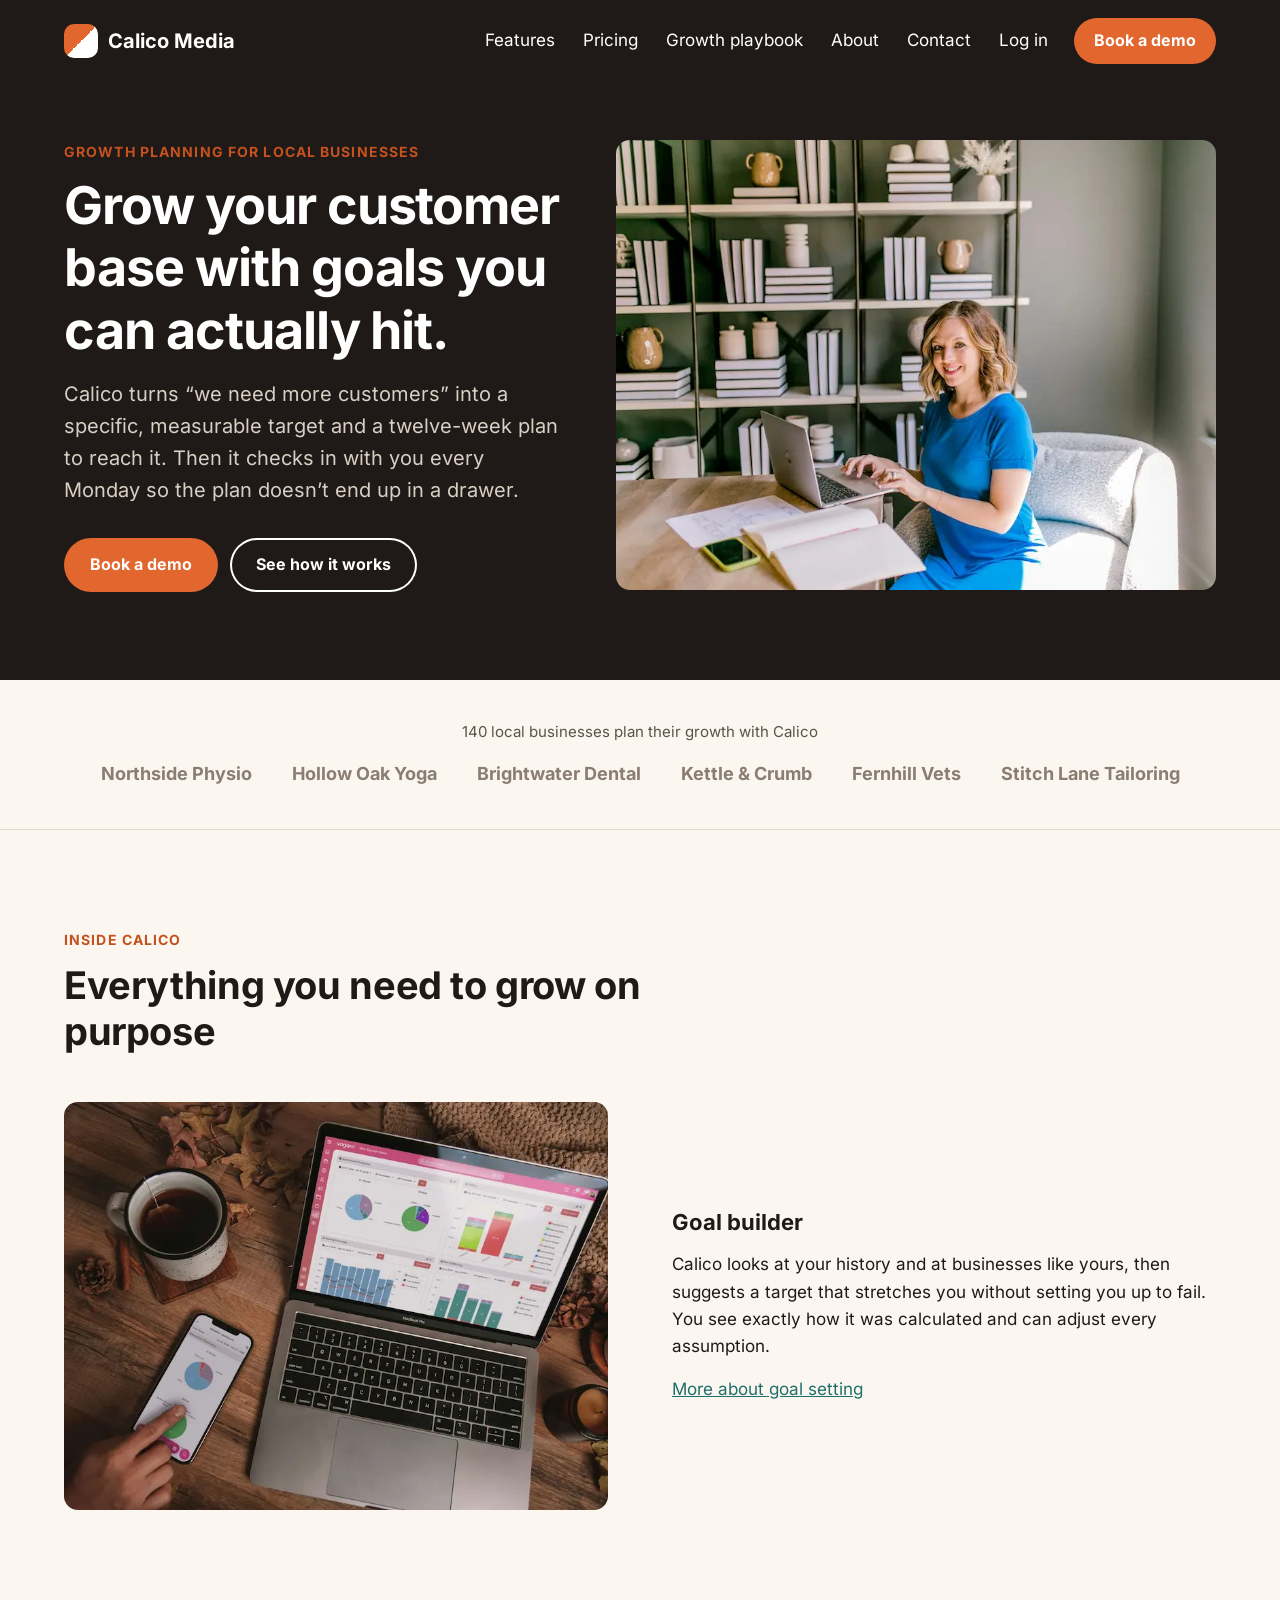
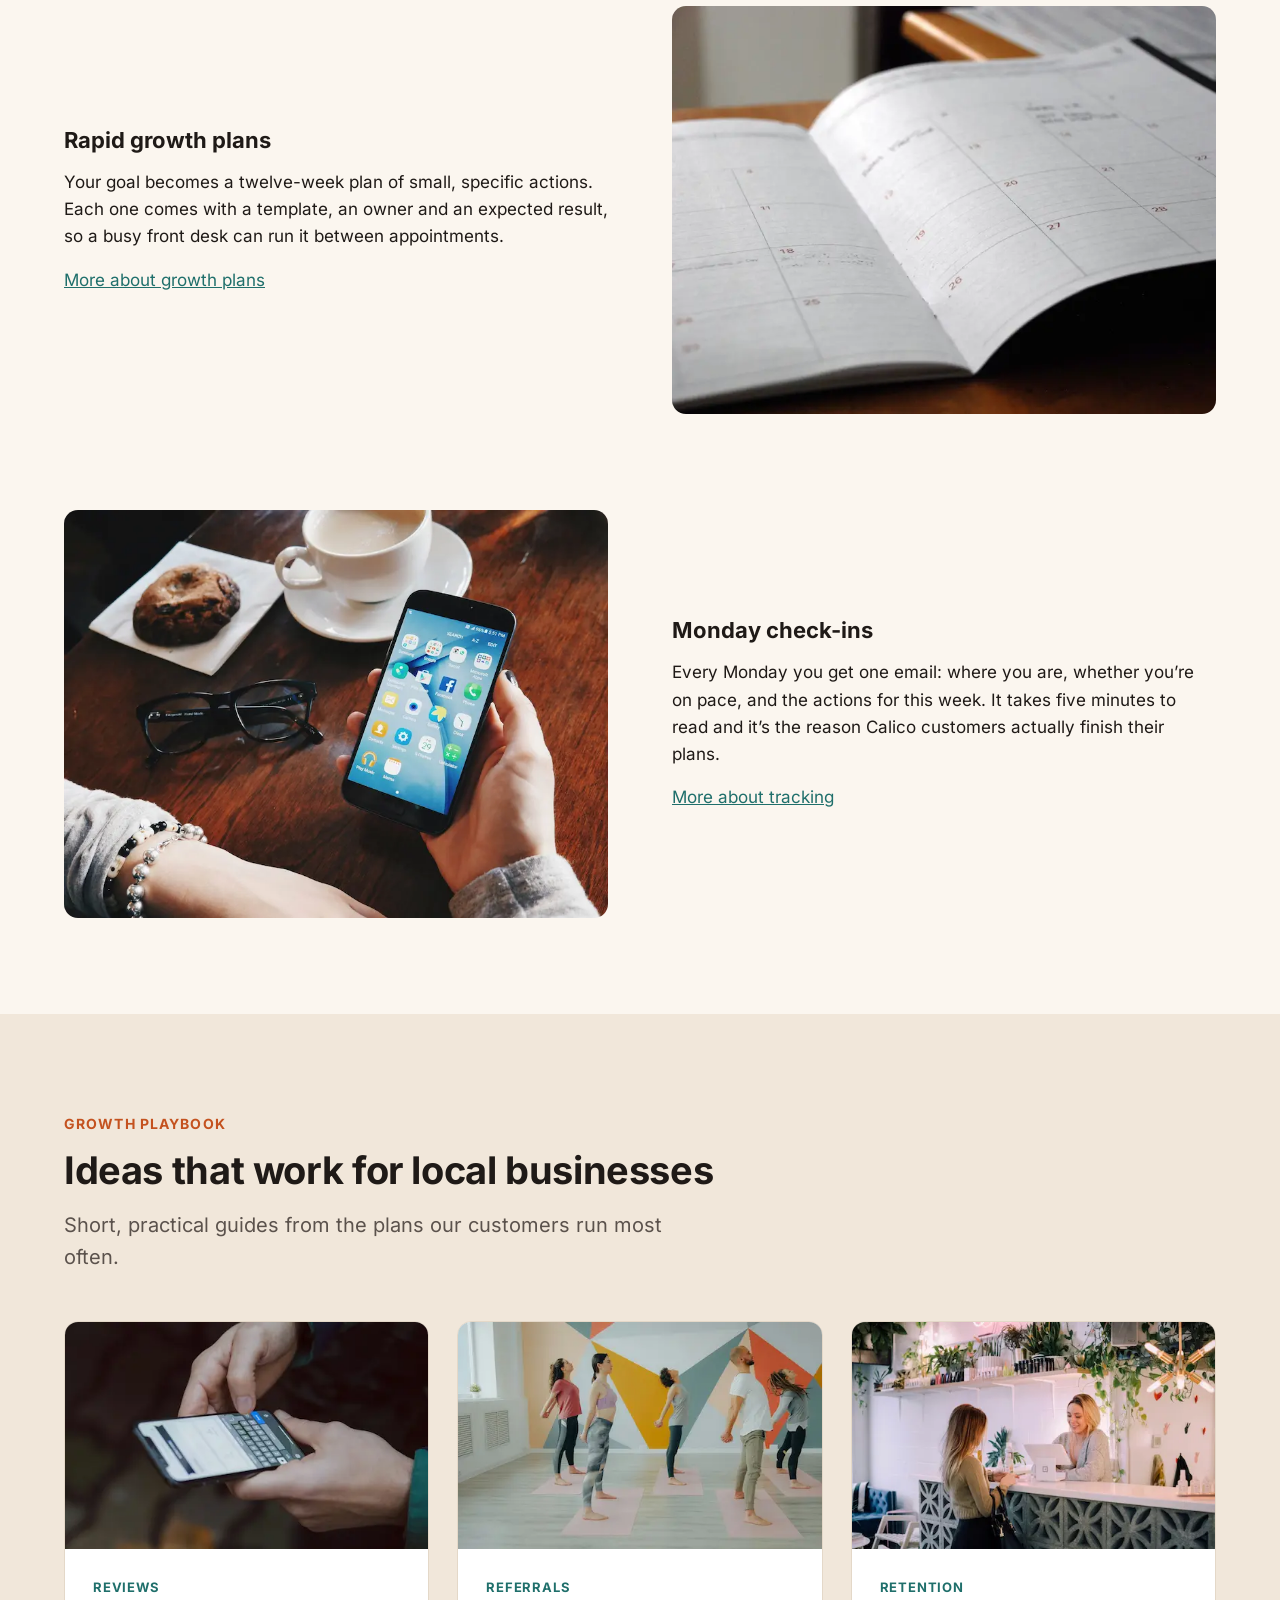
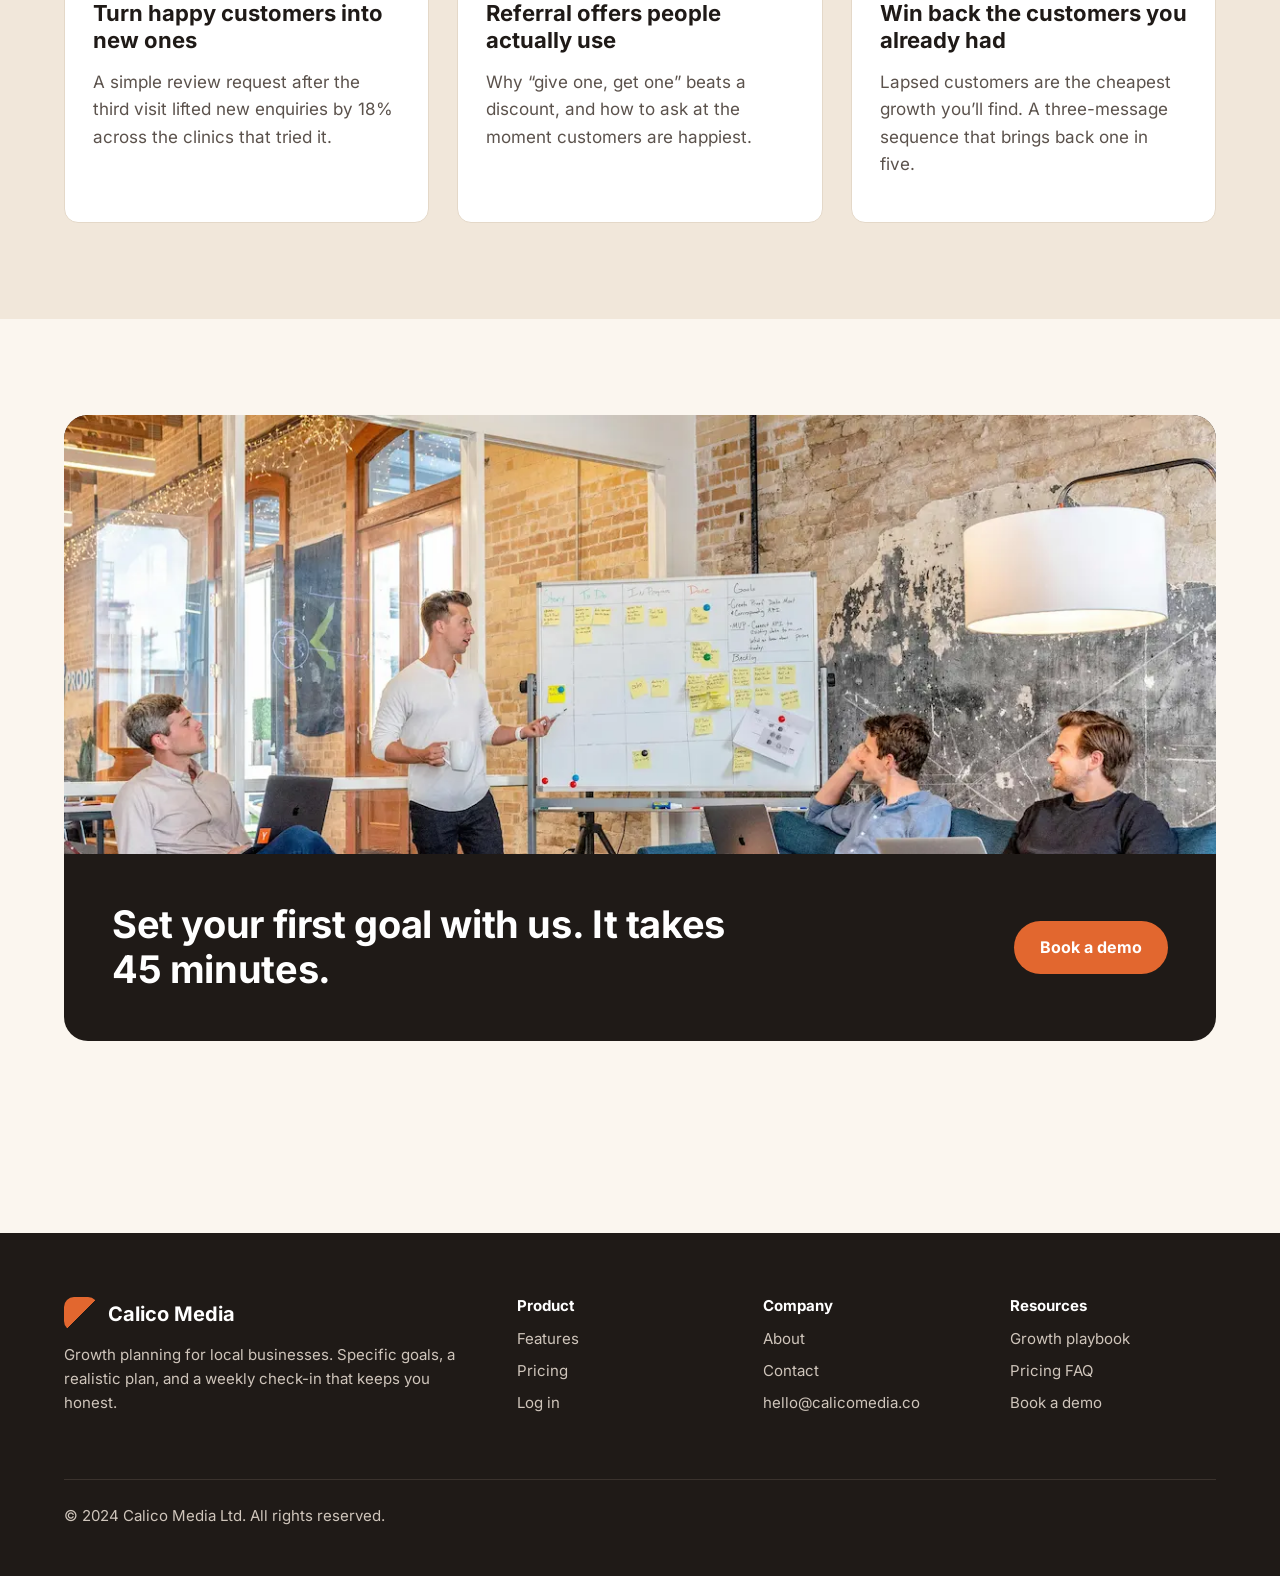
<file: public/index.html>
<!doctype html>
<html lang="en">
  <head>
    <meta charset="utf-8" />
    <meta name="viewport" content="width=device-width, initial-scale=1" />
    <title>Calico Media | Growth planning for local businesses</title>
    <meta
      name="description"
      content="Calico helps local businesses grow their customer base with specific, measurable, realistic goals and a rapid growth plan you can run every week."
    />
    <link rel="stylesheet" href="css/styles.css" />
  </head>
  <body>
    <header class="site-header site-header--home">
      <div class="container">
        <a class="logo" href="index.html"
          ><span class="logo-mark"></span>Calico Media</a
        >
        <nav aria-label="Main">
          <ul class="nav-links">
            <li><a href="features.html">Features</a></li>
            <li><a href="pricing.html">Pricing</a></li>
            <li><a href="#playbook">Growth playbook</a></li>
            <li><a href="about.html">About</a></li>
            <li><a href="contact.html">Contact</a></li>
            <li><a href="https://app.calicomedia.co/login">Log in</a></li>
            <li><a class="btn" href="contact.html">Book a demo</a></li>
          </ul>
        </nav>
      </div>
    </header>

    <main>
      <section class="hero">
        <div class="container hero-inner">
          <div class="hero-text">
            <span class="eyebrow">Growth planning for local businesses</span>
            <h1>Grow your customer base with goals you can actually hit.</h1>
            <p class="lead">
              Calico turns &ldquo;we need more customers&rdquo; into a specific,
              measurable target and a twelve-week plan to reach it. Then it
              checks in with you every Monday so the plan doesn&rsquo;t end up
              in a drawer.
            </p>
            <div class="hero-actions">
              <a class="btn" href="contact.html">Book a demo</a>
              <a class="btn btn--ghost" href="features.html"
                >See how it works</a
              >
            </div>
          </div>
          <div class="hero-media">
            <img
              class="hero-image"
              src="images/hero-weekly-plan-800.webp"
              srcset="
                images/hero-weekly-plan-480.webp   480w,
                images/hero-weekly-plan-800.webp   800w,
                images/hero-weekly-plan-1200.webp 1200w
              "
              sizes="(max-width: 480px) calc(100vw - 32px),
           (max-width: 768px) calc(100vw - 48px),
           600px"
              alt="A business owner at her desk with a laptop and an open planner"
              fetchpriority="high"
            />
          </div>
        </div>
      </section>

      <section class="trust">
        <div class="container">
          <p>140 local businesses plan their growth with Calico</p>
          <ul class="trust-list">
            <li>Northside Physio</li>
            <li>Hollow Oak Yoga</li>
            <li>Brightwater Dental</li>
            <li>Kettle &amp; Crumb</li>
            <li>Fernhill Vets</li>
            <li>Stitch Lane Tailoring</li>
          </ul>
        </div>
      </section>

      <section class="section">
        <div class="container">
          <div class="section-intro">
            <span class="eyebrow">Inside Calico</span>
            <h2>Everything you need to grow on purpose</h2>
          </div>

          <div class="feature-row">
            <div class="feature-media">
              <img
                src="images/feature-goal-builder-800.webp"
                srcset="
                  images/feature-goal-builder-480.webp   480w,
                  images/feature-goal-builder-800.webp   800w,
                  images/feature-goal-builder-1200.webp 1200w
                "
                sizes="(max-width: 480px) calc(100vw - 32px),
             (max-width: 768px) calc(100vw - 48px),
             (max-width: 1200px) calc(50vw - 56px),
             544px"
                alt="Growth charts on a laptop and phone beside a cup of tea"
                loading="lazy"
              />
            </div>
            <div>
              <h3>Goal builder</h3>
              <p>
                Calico looks at your history and at businesses like yours, then
                suggests a target that stretches you without setting you up to
                fail. You see exactly how it was calculated and can adjust every
                assumption.
              </p>
              <a href="features.html">More about goal setting</a>
            </div>
          </div>

          <div class="feature-row feature-row--reverse">
            <div class="feature-media">
              <img
                src="images/feature-growth-plan-800.webp"
                srcset="
                  images/feature-growth-plan-480.webp   480w,
                  images/feature-growth-plan-800.webp   800w,
                  images/feature-growth-plan-1200.webp 1200w
                "
                sizes="(max-width: 480px) calc(100vw - 32px),
                    (max-width: 768px) calc(100vw - 48px),
                    (max-width: 1200px) calc(50vw - 56px),
                    544px"
                alt="An open planner showing the weeks ahead"
                loading="lazy"
              />
            </div>
            <div>
              <h3>Rapid growth plans</h3>
              <p>
                Your goal becomes a twelve-week plan of small, specific actions.
                Each one comes with a template, an owner and an expected result,
                so a busy front desk can run it between appointments.
              </p>
              <a href="features.html">More about growth plans</a>
            </div>
          </div>

          <div class="feature-row">
            <div class="feature-media">
              <img
                src="images/feature-monday-checkin-800.webp"
                srcset="
                  images/feature-monday-checkin-480.webp   480w,
                  images/feature-monday-checkin-800.webp   800w,
                  images/feature-monday-checkin-1200.webp 1200w
                "
                sizes="(max-width: 480px) calc(100vw - 32px),
                    (max-width: 768px) calc(100vw - 48px),
                    (max-width: 1200px) calc(50vw - 56px),
                    544px"
                alt="Checking a phone over coffee on a Monday morning"
                loading="lazy"
              />
            </div>
            <div>
              <h3>Monday check-ins</h3>
              <p>
                Every Monday you get one email: where you are, whether
                you&rsquo;re on pace, and the actions for this week. It takes
                five minutes to read and it&rsquo;s the reason Calico customers
                actually finish their plans.
              </p>
              <a href="features.html">More about tracking</a>
            </div>
          </div>
        </div>
      </section>

      <section class="section section--sand" id="playbook">
        <div class="container">
          <div class="section-intro">
            <span class="eyebrow">Growth playbook</span>
            <h2>Ideas that work for local businesses</h2>
            <p class="lead">
              Short, practical guides from the plans our customers run most
              often.
            </p>
          </div>
          <div class="playbook-grid">
            <article class="card">
              <img
                src="images/playbook-reviews-800.webp"
                srcset="
                  images/playbook-reviews-480.webp   480w,
                  images/playbook-reviews-800.webp   800w,
                  images/playbook-reviews-1200.webp 1200w
                "
                sizes="(max-width: 480px) calc(100vw - 32px),
                    (max-width: 675px) calc(100vw - 48px),
                    (max-width: 1003px) calc(50vw - 38px),
                    (max-width: 1200px) calc((100vw - 104px) / 3),
                    365px"
                alt="A customer typing a review on their phone"
                loading="lazy"
              />
              <div class="card-body">
                <span class="card-tag">Reviews</span>
                <h3>Turn happy customers into new ones</h3>
                <p>
                  A simple review request after the third visit lifted new
                  enquiries by 18% across the clinics that tried it.
                </p>
              </div>
            </article>
            <article class="card">
              <img
                src="images/playbook-referrals-800.webp"
                srcset="
                  images/playbook-referrals-480.webp   480w,
                  images/playbook-referrals-800.webp   800w,
                  images/playbook-referrals-1200.webp 1200w
                "
                sizes="(max-width: 480px) calc(100vw - 32px),
                      (max-width: 675px) calc(100vw - 48px),
                      (max-width: 1003px) calc(50vw - 38px),
                      (max-width: 1200px) calc((100vw - 104px) / 3),
                      365px"
                alt="A group class stretching together in a yoga studio"
                loading="lazy"
              />
              <div class="card-body">
                <span class="card-tag">Referrals</span>
                <h3>Referral offers people actually use</h3>
                <p>
                  Why &ldquo;give one, get one&rdquo; beats a discount, and how
                  to ask at the moment customers are happiest.
                </p>
              </div>
            </article>
            <article class="card">
              <img
                src="images/playbook-rebooking-800.webp"
                srcset="
                  images/playbook-rebooking-480.webp   480w,
                  images/playbook-rebooking-800.webp   800w,
                  images/playbook-rebooking-1200.webp 1200w
                "
                sizes="(max-width: 480px) calc(100vw - 32px),
                    (max-width: 675px) calc(100vw - 48px),
                    (max-width: 1003px) calc(50vw - 38px),
                    (max-width: 1200px) calc((100vw - 104px) / 3),
                    365px"
                alt="A customer at the front desk booking her next visit"
                loading="lazy"
              />
              <div class="card-body">
                <span class="card-tag">Retention</span>
                <h3>Win back the customers you already had</h3>
                <p>
                  Lapsed customers are the cheapest growth you&rsquo;ll find. A
                  three-message sequence that brings back one in five.
                </p>
              </div>
            </article>
          </div>
        </div>
      </section>
      <section class="section">
        <div class="container">
          <div class="cta-band">
            <img
              src="images/team-workshop-1200.webp"
              srcset="
                images/team-workshop-480.webp   480w,
                images/team-workshop-800.webp   800w,
                images/team-workshop-1200.webp 1200w
              "
              sizes="(max-width: 480px) calc(100vw - 32px),
                    (max-width: 1200px) calc(100vw - 48px),
                    1152px"
              alt="The Calico Media team planning around a whiteboard"
              loading="lazy"
            />
            <div class="cta-body">
              <h2>Set your first goal with us. It takes 45 minutes.</h2>
              <a class="btn" href="contact.html">Book a demo</a>
            </div>
          </div>
        </div>
      </section>
    </main>

    <footer class="site-footer">
      <div class="container">
        <div class="footer-grid">
          <div>
            <a class="logo" href="index.html"
              ><span class="logo-mark"></span>Calico Media</a
            >
            <p>
              Growth planning for local businesses. Specific goals, a realistic
              plan, and a weekly check-in that keeps you honest.
            </p>
          </div>
          <div>
            <h4>Product</h4>
            <ul>
              <li><a href="features.html">Features</a></li>
              <li><a href="pricing.html">Pricing</a></li>
              <li><a href="https://app.calicomedia.co/login">Log in</a></li>
            </ul>
          </div>
          <div>
            <h4>Company</h4>
            <ul>
              <li><a href="about.html">About</a></li>
              <li><a href="contact.html">Contact</a></li>
              <li>
                <a href="mailto:hello@calicomedia.co">hello@calicomedia.co</a>
              </li>
            </ul>
          </div>
          <div>
            <h4>Resources</h4>
            <ul>
              <li><a href="index.html#playbook">Growth playbook</a></li>
              <li><a href="pricing.html#faq">Pricing FAQ</a></li>
              <li><a href="contact.html">Book a demo</a></li>
            </ul>
          </div>
        </div>
        <div class="footer-bottom">
          <p>&copy; 2024 Calico Media Ltd. All rights reserved.</p>
        </div>
      </div>
    </footer>
  </body>
</html>
</file>
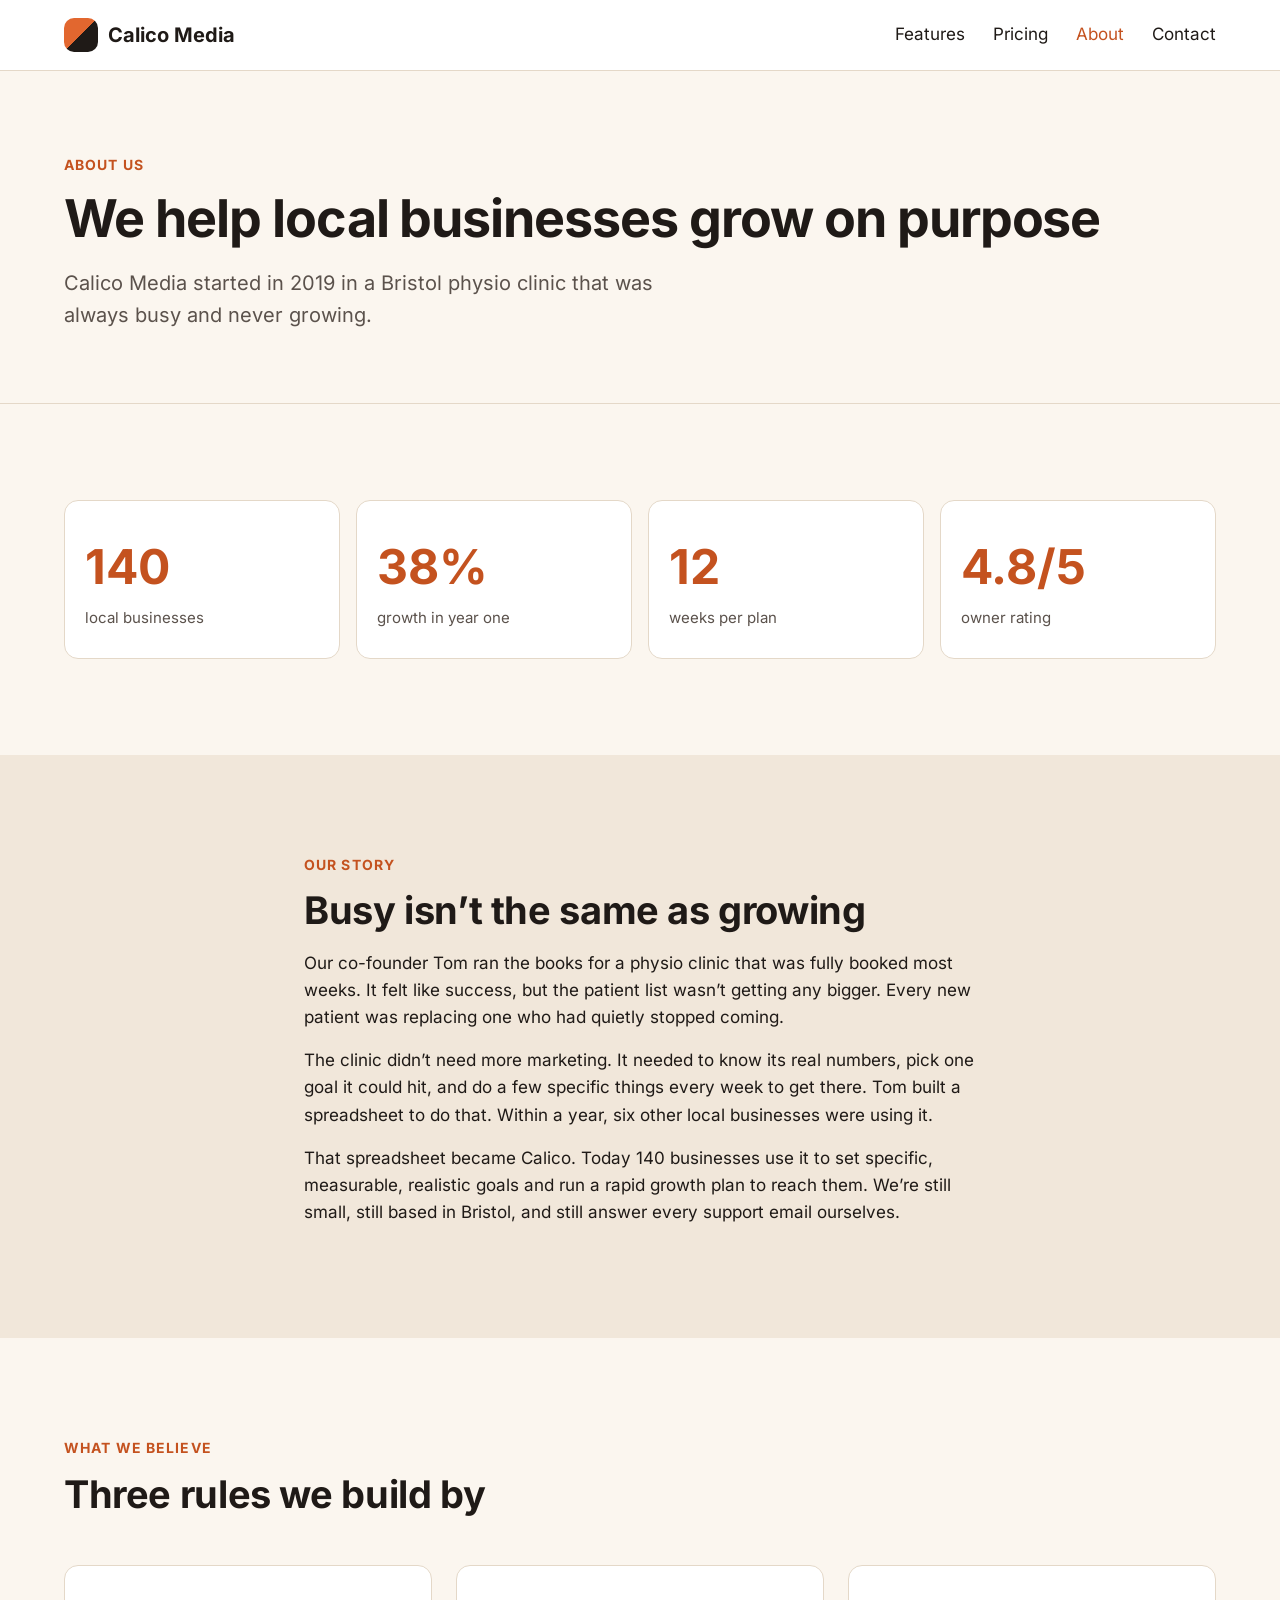
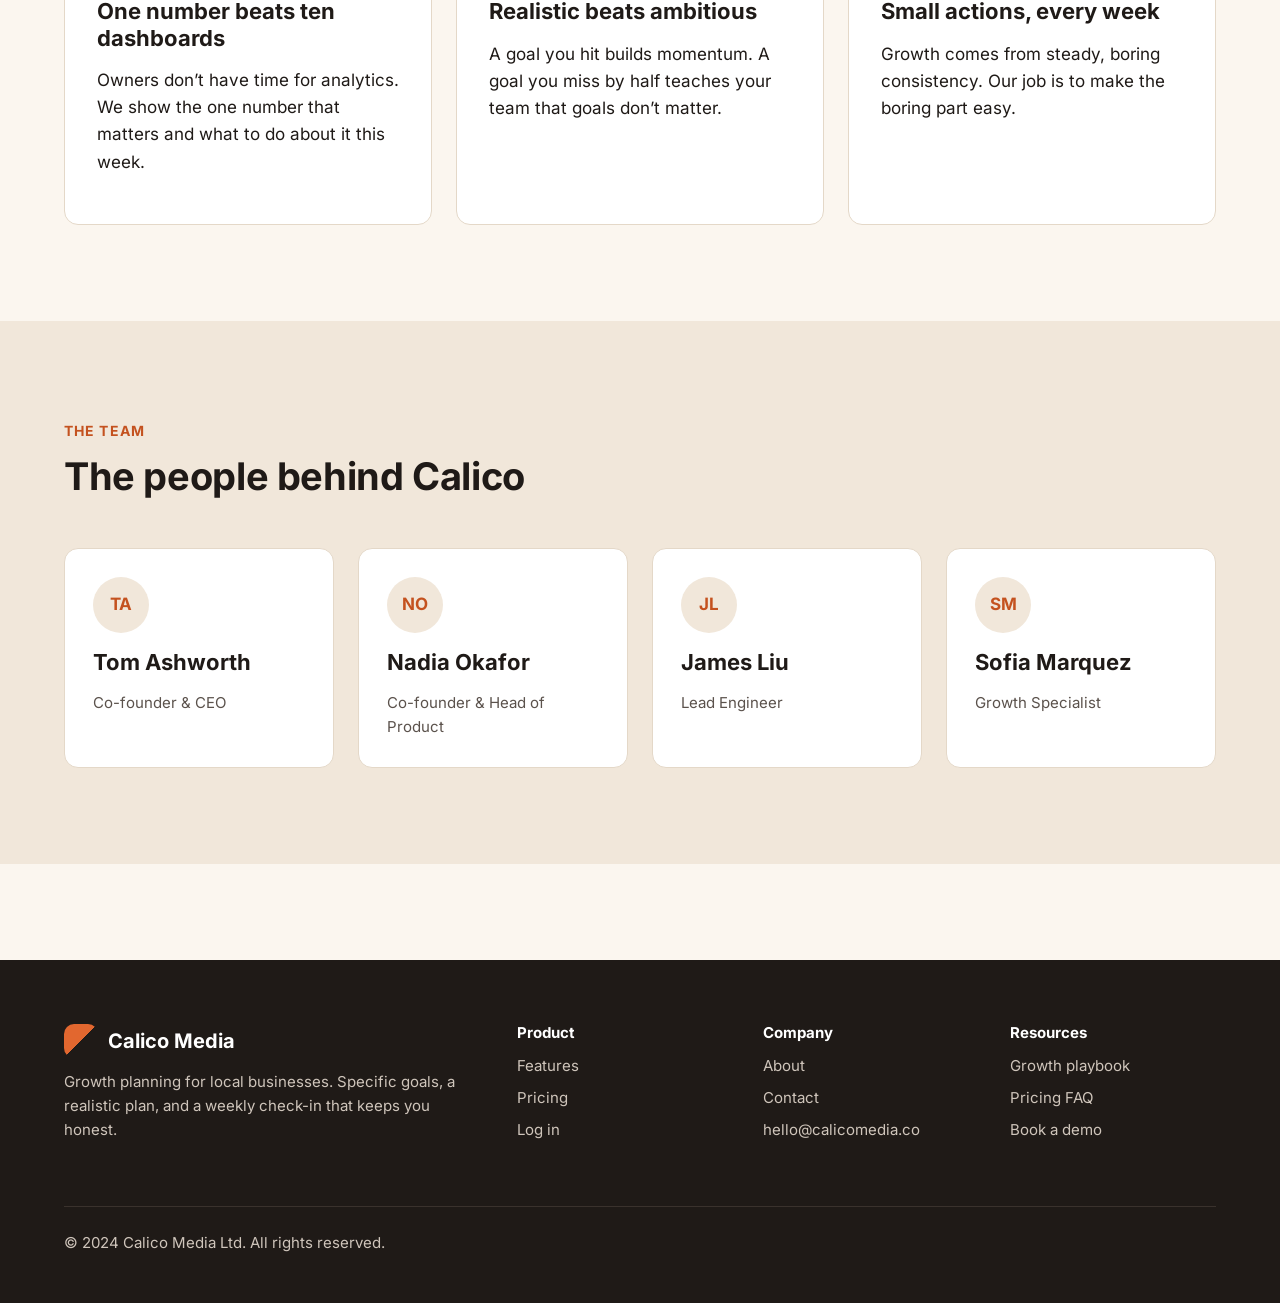
<file: public/about.html>
<!DOCTYPE html>
<html lang="en">
<head>
  <meta charset="utf-8">
  <meta name="viewport" content="width=device-width, initial-scale=1">
  <title>About | Calico Media</title>
  <meta name="description" content="Calico Media builds growth planning software for local businesses. Here is who we are and why we started.">
  <link rel="stylesheet" href="css/styles.css">
</head>
<body>
  <header class="site-header">
    <div class="container">
      <a class="logo" href="index.html"><span class="logo-mark"></span>Calico Media</a>
      <nav aria-label="Main">
        <ul class="nav-links">
          <li><a href="features.html">Features</a></li>
          <li><a href="pricing.html">Pricing</a></li>
          <li><a href="about.html" aria-current="page">About</a></li>
          <li><a href="contact.html">Contact</a></li>
        </ul>
      </nav>
    </div>
  </header>

  <main>
    <section class="page-header">
      <div class="container">
        <span class="eyebrow">About us</span>
        <h1>We help local businesses grow on purpose</h1>
        <p class="lead">Calico Media started in 2019 in a Bristol physio clinic that was always busy and never growing.</p>
      </div>
    </section>

    <section class="section">
      <div class="container">
        <div class="stats">
          <div class="stat">
            <span class="stat-number">140</span>
            <span class="stat-label">local businesses</span>
          </div>
          <div class="stat">
            <span class="stat-number">38%</span>
            <span class="stat-label">growth in year one</span>
          </div>
          <div class="stat">
            <span class="stat-number">12</span>
            <span class="stat-label">weeks per plan</span>
          </div>
          <div class="stat">
            <span class="stat-number">4.8/5</span>
            <span class="stat-label">owner rating</span>
          </div>
        </div>
      </div>
    </section>

    <section class="section section--sand">
      <div class="container prose">
        <span class="eyebrow">Our story</span>
        <h2>Busy isn&rsquo;t the same as growing</h2>
        <p>Our co-founder Tom ran the books for a physio clinic that was fully booked most weeks. It felt like success, but the patient list wasn&rsquo;t getting any bigger. Every new patient was replacing one who had quietly stopped coming.</p>
        <p>The clinic didn&rsquo;t need more marketing. It needed to know its real numbers, pick one goal it could hit, and do a few specific things every week to get there. Tom built a spreadsheet to do that. Within a year, six other local businesses were using it.</p>
        <p>That spreadsheet became Calico. Today 140 businesses use it to set specific, measurable, realistic goals and run a rapid growth plan to reach them. We&rsquo;re still small, still based in Bristol, and still answer every support email ourselves.</p>
      </div>
    </section>

    <section class="section">
      <div class="container">
        <div class="section-intro">
          <span class="eyebrow">What we believe</span>
          <h2>Three rules we build by</h2>
        </div>
        <div class="steps">
          <div class="step">
            <h3>One number beats ten dashboards</h3>
            <p>Owners don&rsquo;t have time for analytics. We show the one number that matters and what to do about it this week.</p>
          </div>
          <div class="step">
            <h3>Realistic beats ambitious</h3>
            <p>A goal you hit builds momentum. A goal you miss by half teaches your team that goals don&rsquo;t matter.</p>
          </div>
          <div class="step">
            <h3>Small actions, every week</h3>
            <p>Growth comes from steady, boring consistency. Our job is to make the boring part easy.</p>
          </div>
        </div>
      </div>
    </section>

    <section class="section section--sand">
      <div class="container">
        <div class="section-intro">
          <span class="eyebrow">The team</span>
          <h2>The people behind Calico</h2>
        </div>
        <div class="team-grid">
          <div class="person">
            <div class="avatar">TA</div>
            <h3>Tom Ashworth</h3>
            <p>Co-founder &amp; CEO</p>
          </div>
          <div class="person">
            <div class="avatar">NO</div>
            <h3>Nadia Okafor</h3>
            <p>Co-founder &amp; Head of Product</p>
          </div>
          <div class="person">
            <div class="avatar">JL</div>
            <h3>James Liu</h3>
            <p>Lead Engineer</p>
          </div>
          <div class="person">
            <div class="avatar">SM</div>
            <h3>Sofia Marquez</h3>
            <p>Growth Specialist</p>
          </div>
        </div>
      </div>
    </section>
  </main>

  <footer class="site-footer">
    <div class="container">
      <div class="footer-grid">
        <div>
          <a class="logo" href="index.html"><span class="logo-mark"></span>Calico Media</a>
          <p>Growth planning for local businesses. Specific goals, a realistic plan, and a weekly check-in that keeps you honest.</p>
        </div>
        <div>
          <h4>Product</h4>
          <ul>
            <li><a href="features.html">Features</a></li>
            <li><a href="pricing.html">Pricing</a></li>
            <li><a href="https://app.calicomedia.co/login">Log in</a></li>
          </ul>
        </div>
        <div>
          <h4>Company</h4>
          <ul>
            <li><a href="about.html">About</a></li>
            <li><a href="contact.html">Contact</a></li>
            <li><a href="mailto:hello@calicomedia.co">hello@calicomedia.co</a></li>
          </ul>
        </div>
        <div>
          <h4>Resources</h4>
          <ul>
            <li><a href="index.html#playbook">Growth playbook</a></li>
            <li><a href="pricing.html#faq">Pricing FAQ</a></li>
            <li><a href="contact.html">Book a demo</a></li>
          </ul>
        </div>
      </div>
      <div class="footer-bottom">
        <p>&copy; 2024 Calico Media Ltd. All rights reserved.</p>
      </div>
    </div>
  </footer>
</body>
</html>
</file>
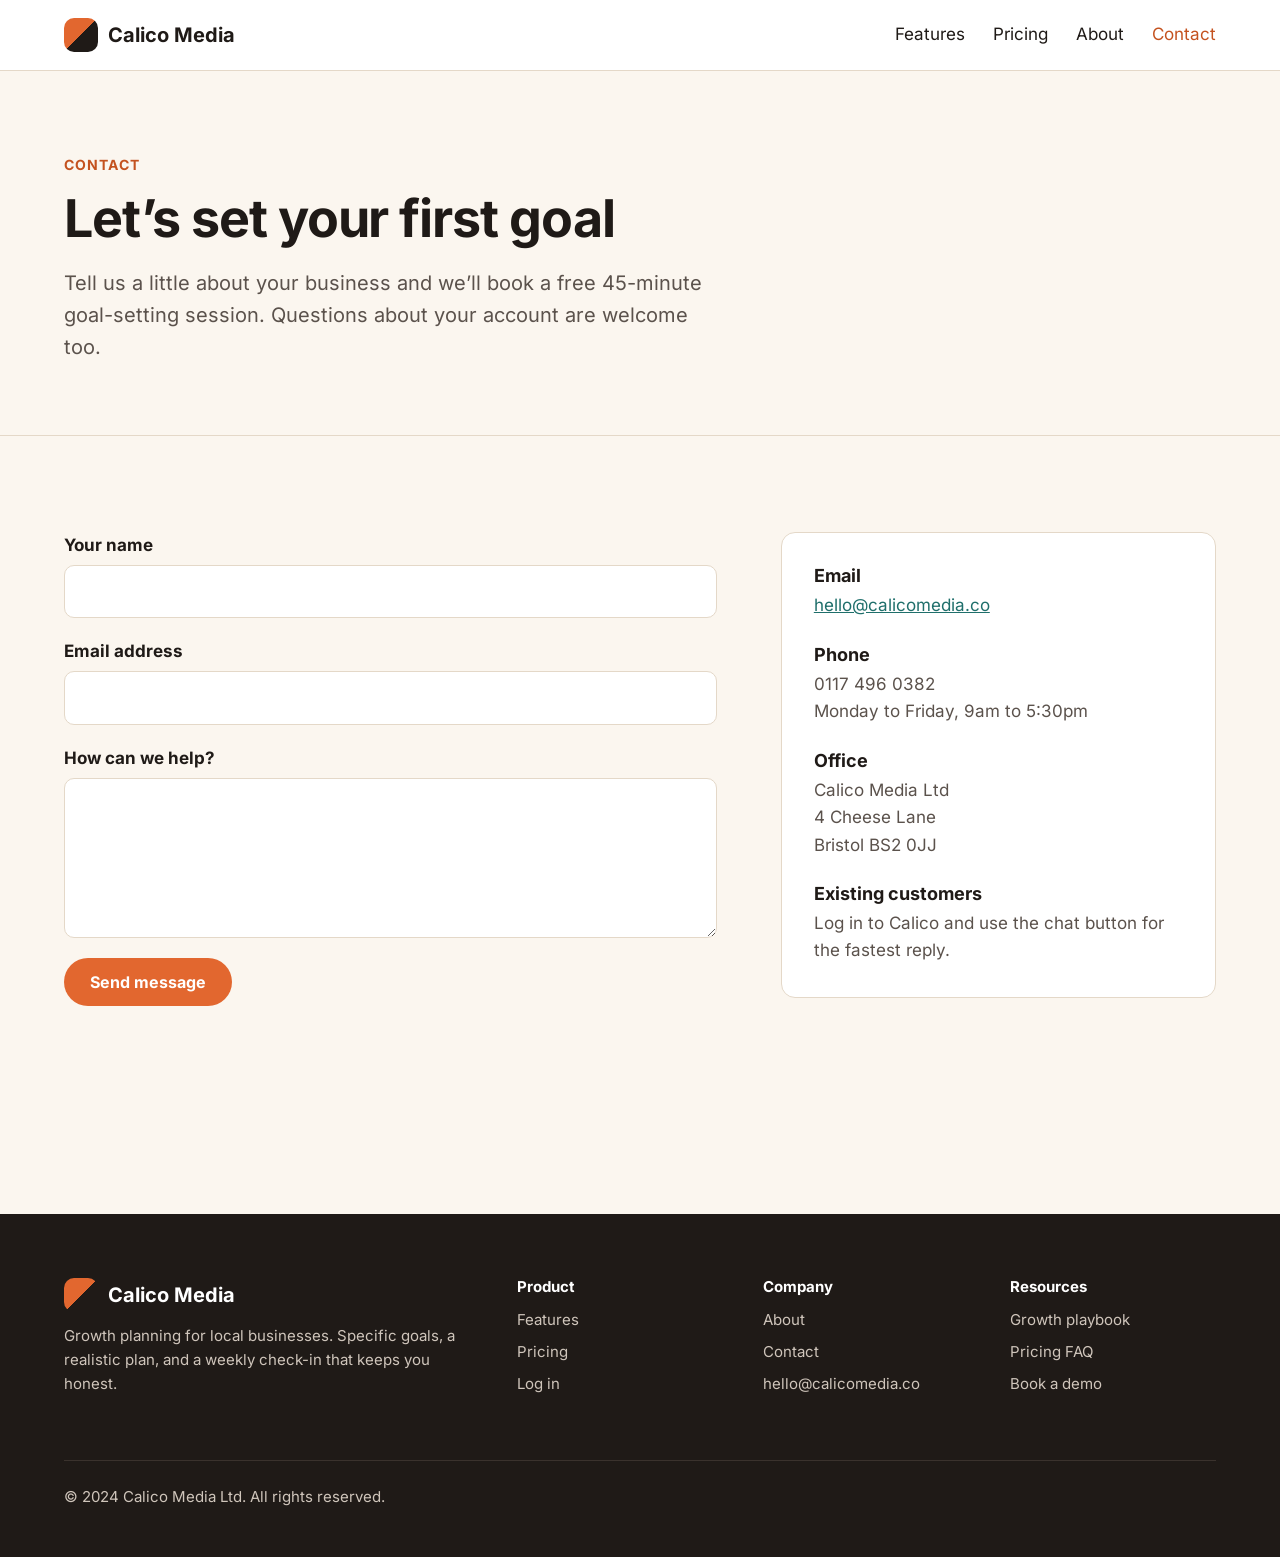
<file: public/contact.html>
<!doctype html>
<html lang="en">
  <head>
    <meta charset="utf-8" />
    <meta name="viewport" content="width=device-width, initial-scale=1" />
    <title>Contact | Calico Media</title>
    <meta
      name="description"
      content="Book a demo or ask us a question. We reply within one business day."
    />
    <link rel="stylesheet" href="css/styles.css" />
  </head>
  <body>
    <header class="site-header">
      <div class="container">
        <a class="logo" href="index.html"
          ><span class="logo-mark"></span>Calico Media</a
        >
        <nav aria-label="Main">
          <ul class="nav-links">
            <li><a href="features.html">Features</a></li>
            <li><a href="pricing.html">Pricing</a></li>
            <li><a href="about.html">About</a></li>
            <li><a href="contact.html" aria-current="page">Contact</a></li>
          </ul>
        </nav>
      </div>
    </header>

    <main>
      <section class="page-header">
        <div class="container">
          <span class="eyebrow">Contact</span>
          <h1>Let&rsquo;s set your first goal</h1>
          <p class="lead">
            Tell us a little about your business and we&rsquo;ll book a free
            45-minute goal-setting session. Questions about your account are
            welcome too.
          </p>
        </div>
      </section>

      <section class="section">
        <div class="container contact-layout">
          <form
            class="contact-form"
            id="contact-form"
            action="/contact"
            method="post"
          >
            <label for="name">Your name</label>
            <input type="text" id="name" name="name" required />

            <label for="email">Email address</label>
            <input type="email" id="email" name="email" required />

            <label for="message">How can we help?</label>
            <textarea id="message" name="message" required></textarea>

            <div class="honeypot" aria-hidden="true">
              <label for="website">Leave this field empty</label>
              <input
                type="text"
                id="website"
                name="website"
                tabindex="-1"
                autocomplete="off"
              >
            </div>

            <button class="btn" type="submit">Send message</button>

            <p class="form-status" id="form-status" role="status"></p>
          </form>

          <aside class="contact-aside">
            <h3>Email</h3>
            <p>
              <a href="mailto:hello@calicomedia.co">hello@calicomedia.co</a>
            </p>
            <h3>Phone</h3>
            <p>0117 496 0382<br />Monday to Friday, 9am to 5:30pm</p>
            <h3>Office</h3>
            <p>Calico Media Ltd<br />4 Cheese Lane<br />Bristol BS2 0JJ</p>
            <h3>Existing customers</h3>
            <p>
              Log in to Calico and use the chat button for the fastest reply.
            </p>
          </aside>
        </div>
      </section>
    </main>

    <footer class="site-footer">
      <div class="container">
        <div class="footer-grid">
          <div>
            <a class="logo" href="index.html"
              ><span class="logo-mark"></span>Calico Media</a
            >
            <p>
              Growth planning for local businesses. Specific goals, a realistic
              plan, and a weekly check-in that keeps you honest.
            </p>
          </div>
          <div>
            <h4>Product</h4>
            <ul>
              <li><a href="features.html">Features</a></li>
              <li><a href="pricing.html">Pricing</a></li>
              <li><a href="https://app.calicomedia.co/login">Log in</a></li>
            </ul>
          </div>
          <div>
            <h4>Company</h4>
            <ul>
              <li><a href="about.html">About</a></li>
              <li><a href="contact.html">Contact</a></li>
              <li>
                <a href="mailto:hello@calicomedia.co">hello@calicomedia.co</a>
              </li>
            </ul>
          </div>
          <div>
            <h4>Resources</h4>
            <ul>
              <li><a href="index.html#playbook">Growth playbook</a></li>
              <li><a href="pricing.html#faq">Pricing FAQ</a></li>
              <li><a href="contact.html">Book a demo</a></li>
            </ul>
          </div>
        </div>
        <div class="footer-bottom">
          <p>&copy; 2024 Calico Media Ltd. All rights reserved.</p>
        </div>
      </div>
    </footer>
    <script src="js/contact.js"></script>
  </body>
</html>
</file>
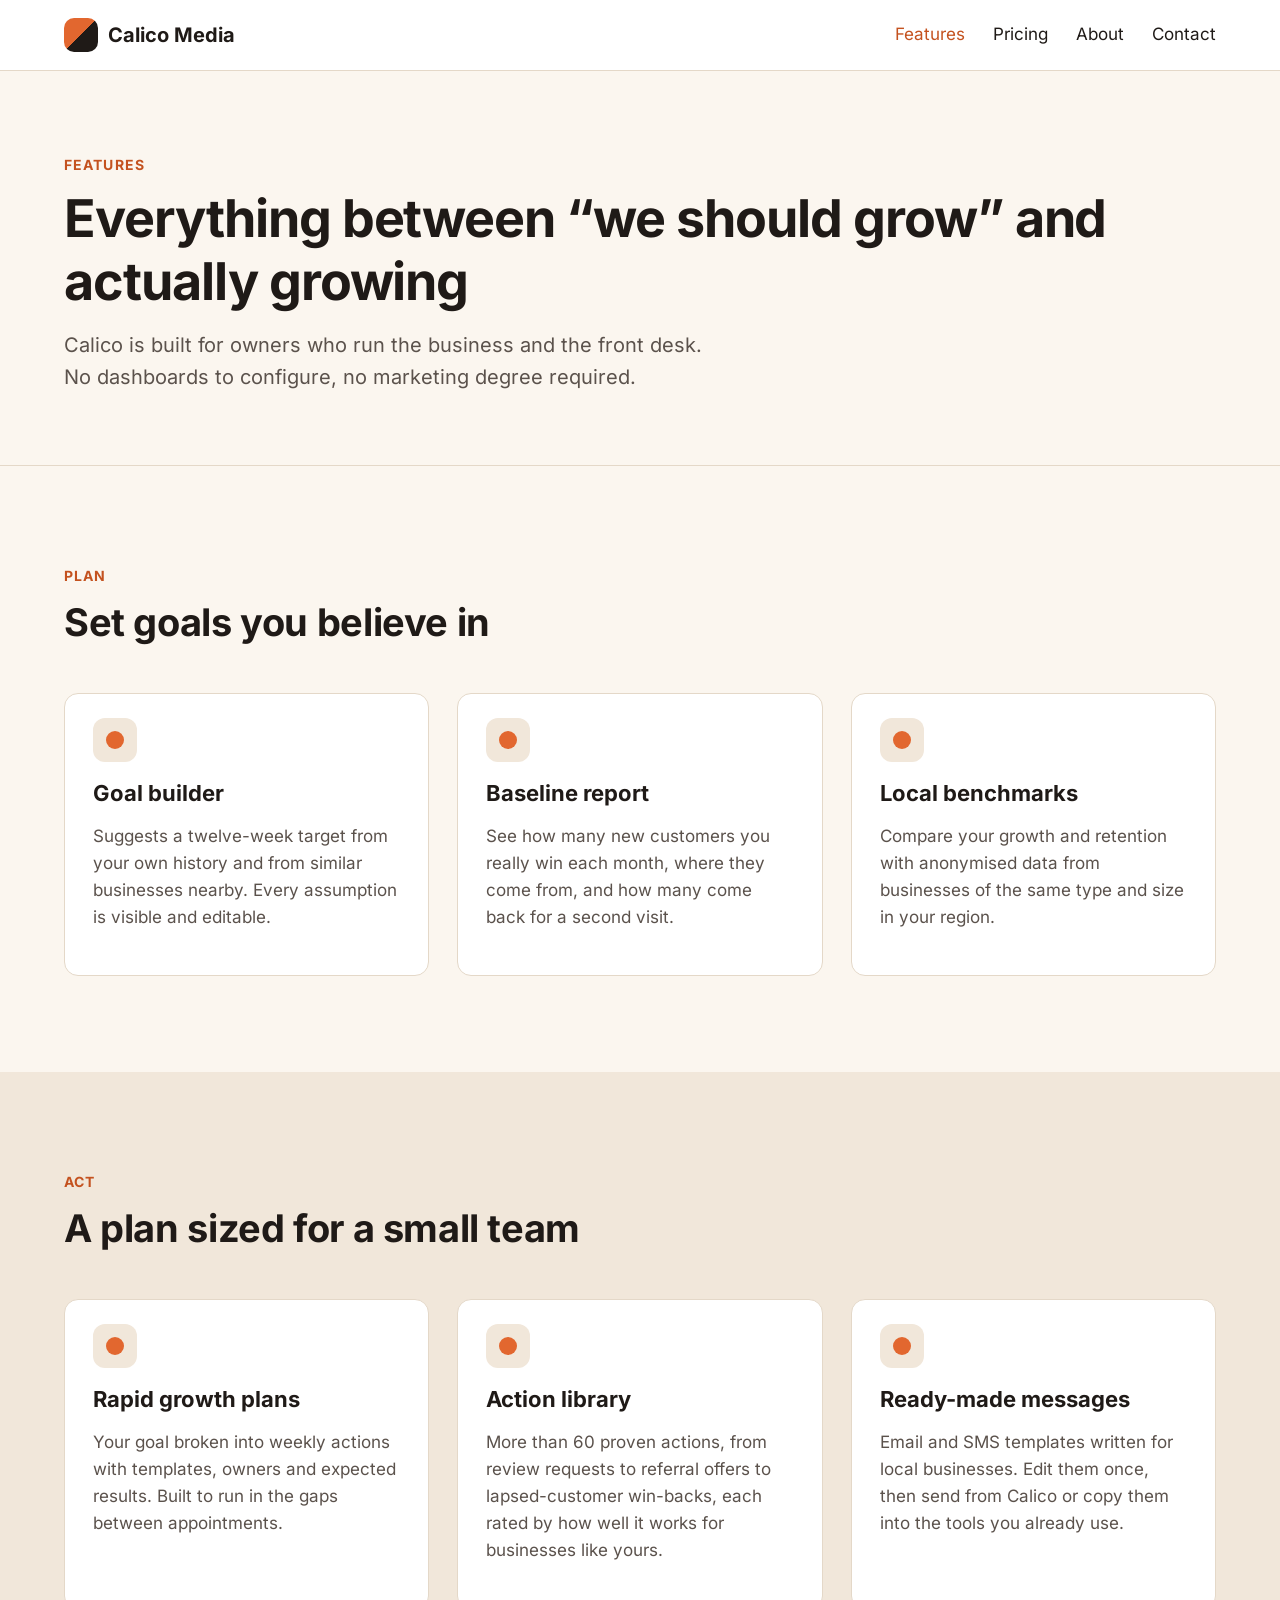
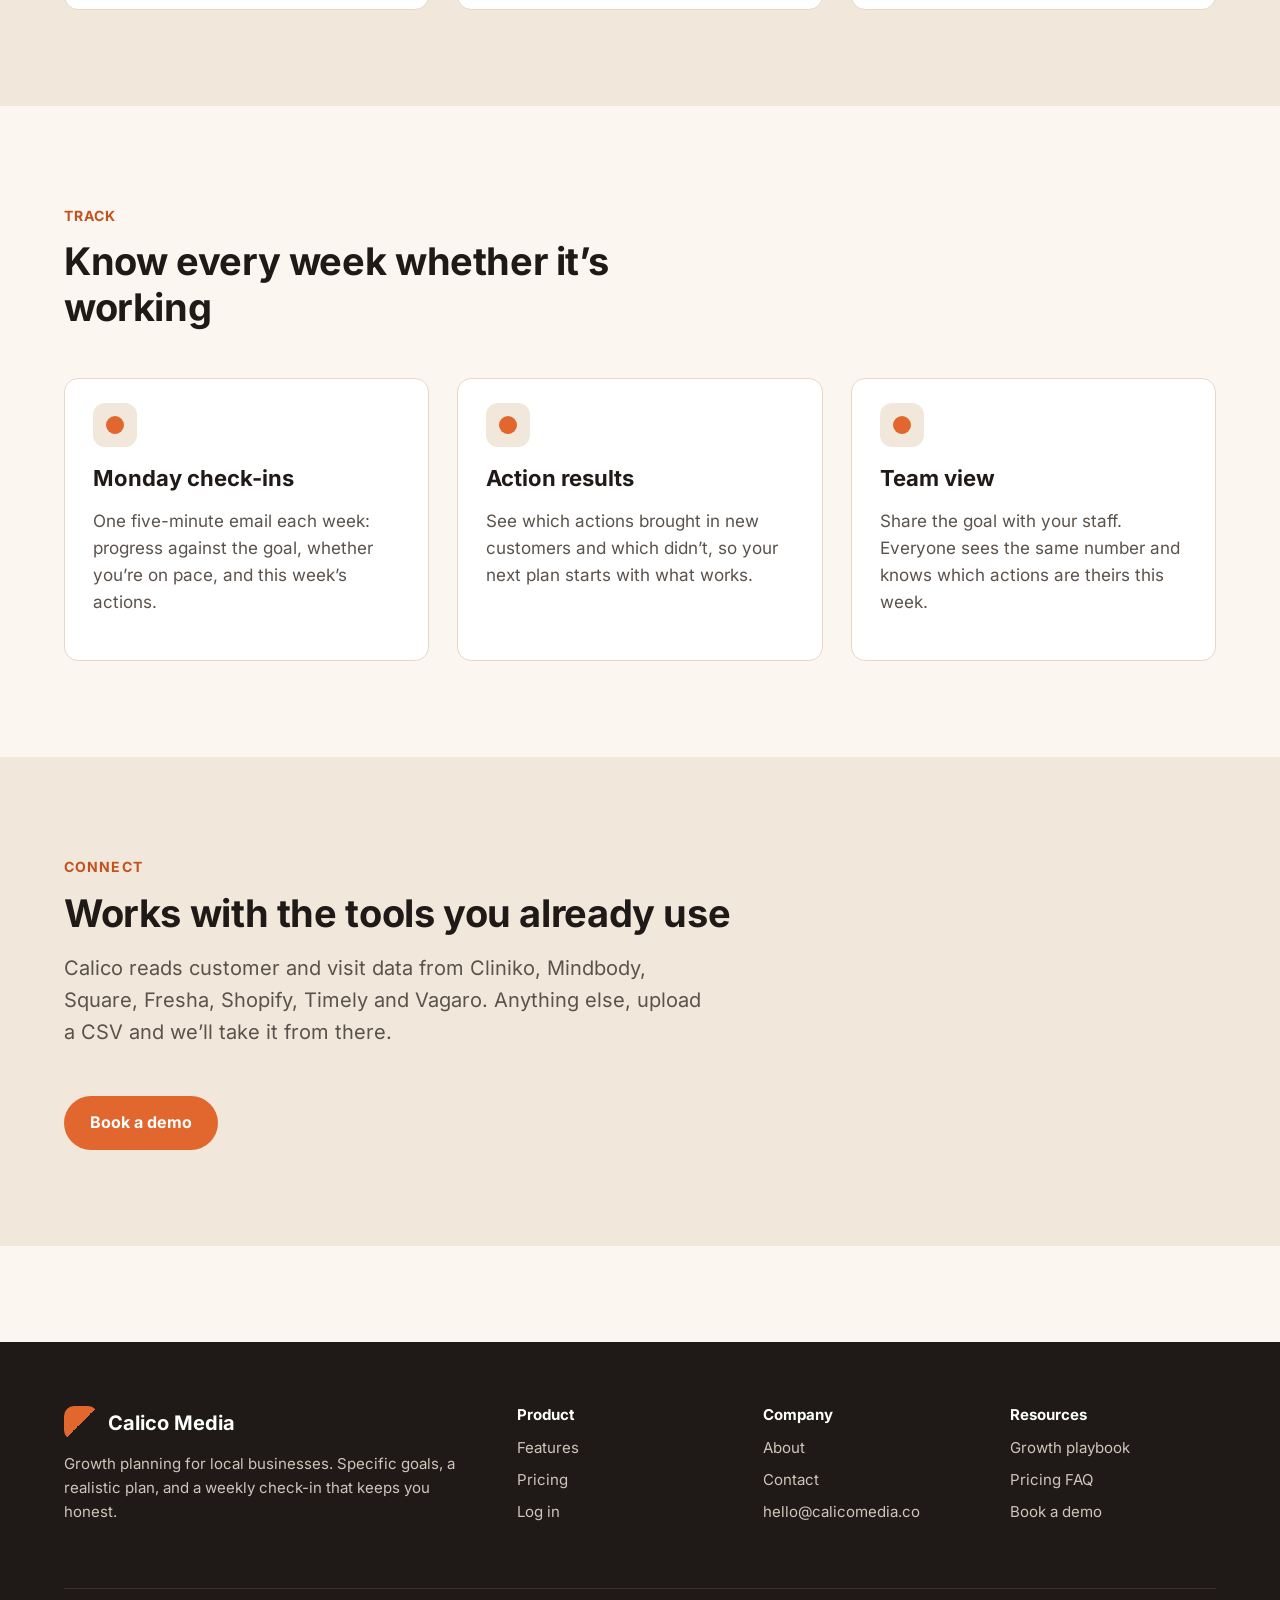
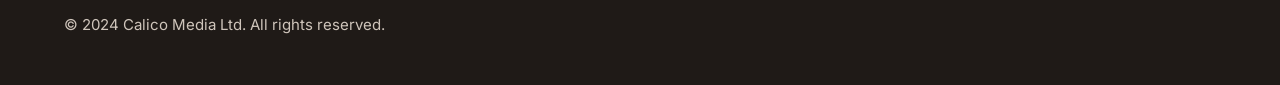
<file: public/features.html>
<!DOCTYPE html>
<html lang="en">
<head>
  <meta charset="utf-8">
  <meta name="viewport" content="width=device-width, initial-scale=1">
  <title>Features | Calico Media</title>
  <meta name="description" content="Goal builder, rapid growth plans, Monday check-ins and more. See everything Calico does to help local businesses grow.">
  <link rel="stylesheet" href="css/styles.css">
</head>
<body>
  <header class="site-header">
    <div class="container">
      <a class="logo" href="index.html"><span class="logo-mark"></span>Calico Media</a>
      <nav aria-label="Main">
        <ul class="nav-links">
          <li><a href="features.html" aria-current="page">Features</a></li>
          <li><a href="pricing.html">Pricing</a></li>
          <li><a href="about.html">About</a></li>
          <li><a href="contact.html">Contact</a></li>
        </ul>
      </nav>
    </div>
  </header>

  <main>
    <section class="page-header">
      <div class="container">
        <span class="eyebrow">Features</span>
        <h1>Everything between &ldquo;we should grow&rdquo; and actually growing</h1>
        <p class="lead">Calico is built for owners who run the business and the front desk. No dashboards to configure, no marketing degree required.</p>
      </div>
    </section>

    <section class="section">
      <div class="container">
        <div class="section-intro">
          <span class="eyebrow">Plan</span>
          <h2>Set goals you believe in</h2>
        </div>
        <div class="card-grid">
          <div class="card">
            <div class="card-body">
              <div class="icon-dot"></div>
              <h3>Goal builder</h3>
              <p>Suggests a twelve-week target from your own history and from similar businesses nearby. Every assumption is visible and editable.</p>
            </div>
          </div>
          <div class="card">
            <div class="card-body">
              <div class="icon-dot"></div>
              <h3>Baseline report</h3>
              <p>See how many new customers you really win each month, where they come from, and how many come back for a second visit.</p>
            </div>
          </div>
          <div class="card">
            <div class="card-body">
              <div class="icon-dot"></div>
              <h3>Local benchmarks</h3>
              <p>Compare your growth and retention with anonymised data from businesses of the same type and size in your region.</p>
            </div>
          </div>
        </div>
      </div>
    </section>

    <section class="section section--sand">
      <div class="container">
        <div class="section-intro">
          <span class="eyebrow">Act</span>
          <h2>A plan sized for a small team</h2>
        </div>
        <div class="card-grid">
          <div class="card">
            <div class="card-body">
              <div class="icon-dot"></div>
              <h3>Rapid growth plans</h3>
              <p>Your goal broken into weekly actions with templates, owners and expected results. Built to run in the gaps between appointments.</p>
            </div>
          </div>
          <div class="card">
            <div class="card-body">
              <div class="icon-dot"></div>
              <h3>Action library</h3>
              <p>More than 60 proven actions, from review requests to referral offers to lapsed-customer win-backs, each rated by how well it works for businesses like yours.</p>
            </div>
          </div>
          <div class="card">
            <div class="card-body">
              <div class="icon-dot"></div>
              <h3>Ready-made messages</h3>
              <p>Email and SMS templates written for local businesses. Edit them once, then send from Calico or copy them into the tools you already use.</p>
            </div>
          </div>
        </div>
      </div>
    </section>

    <section class="section">
      <div class="container">
        <div class="section-intro">
          <span class="eyebrow">Track</span>
          <h2>Know every week whether it&rsquo;s working</h2>
        </div>
        <div class="card-grid">
          <div class="card">
            <div class="card-body">
              <div class="icon-dot"></div>
              <h3>Monday check-ins</h3>
              <p>One five-minute email each week: progress against the goal, whether you&rsquo;re on pace, and this week&rsquo;s actions.</p>
            </div>
          </div>
          <div class="card">
            <div class="card-body">
              <div class="icon-dot"></div>
              <h3>Action results</h3>
              <p>See which actions brought in new customers and which didn&rsquo;t, so your next plan starts with what works.</p>
            </div>
          </div>
          <div class="card">
            <div class="card-body">
              <div class="icon-dot"></div>
              <h3>Team view</h3>
              <p>Share the goal with your staff. Everyone sees the same number and knows which actions are theirs this week.</p>
            </div>
          </div>
        </div>
      </div>
    </section>

    <section class="section section--sand">
      <div class="container">
        <div class="section-intro">
          <span class="eyebrow">Connect</span>
          <h2>Works with the tools you already use</h2>
          <p class="lead">Calico reads customer and visit data from Cliniko, Mindbody, Square, Fresha, Shopify, Timely and Vagaro. Anything else, upload a CSV and we&rsquo;ll take it from there.</p>
        </div>
        <a class="btn" href="contact.html">Book a demo</a>
      </div>
    </section>
  </main>

  <footer class="site-footer">
    <div class="container">
      <div class="footer-grid">
        <div>
          <a class="logo" href="index.html"><span class="logo-mark"></span>Calico Media</a>
          <p>Growth planning for local businesses. Specific goals, a realistic plan, and a weekly check-in that keeps you honest.</p>
        </div>
        <div>
          <h4>Product</h4>
          <ul>
            <li><a href="features.html">Features</a></li>
            <li><a href="pricing.html">Pricing</a></li>
            <li><a href="https://app.calicomedia.co/login">Log in</a></li>
          </ul>
        </div>
        <div>
          <h4>Company</h4>
          <ul>
            <li><a href="about.html">About</a></li>
            <li><a href="contact.html">Contact</a></li>
            <li><a href="mailto:hello@calicomedia.co">hello@calicomedia.co</a></li>
          </ul>
        </div>
        <div>
          <h4>Resources</h4>
          <ul>
            <li><a href="index.html#playbook">Growth playbook</a></li>
            <li><a href="pricing.html#faq">Pricing FAQ</a></li>
            <li><a href="contact.html">Book a demo</a></li>
          </ul>
        </div>
      </div>
      <div class="footer-bottom">
        <p>&copy; 2024 Calico Media Ltd. All rights reserved.</p>
      </div>
    </div>
  </footer>
</body>
</html>
</file>
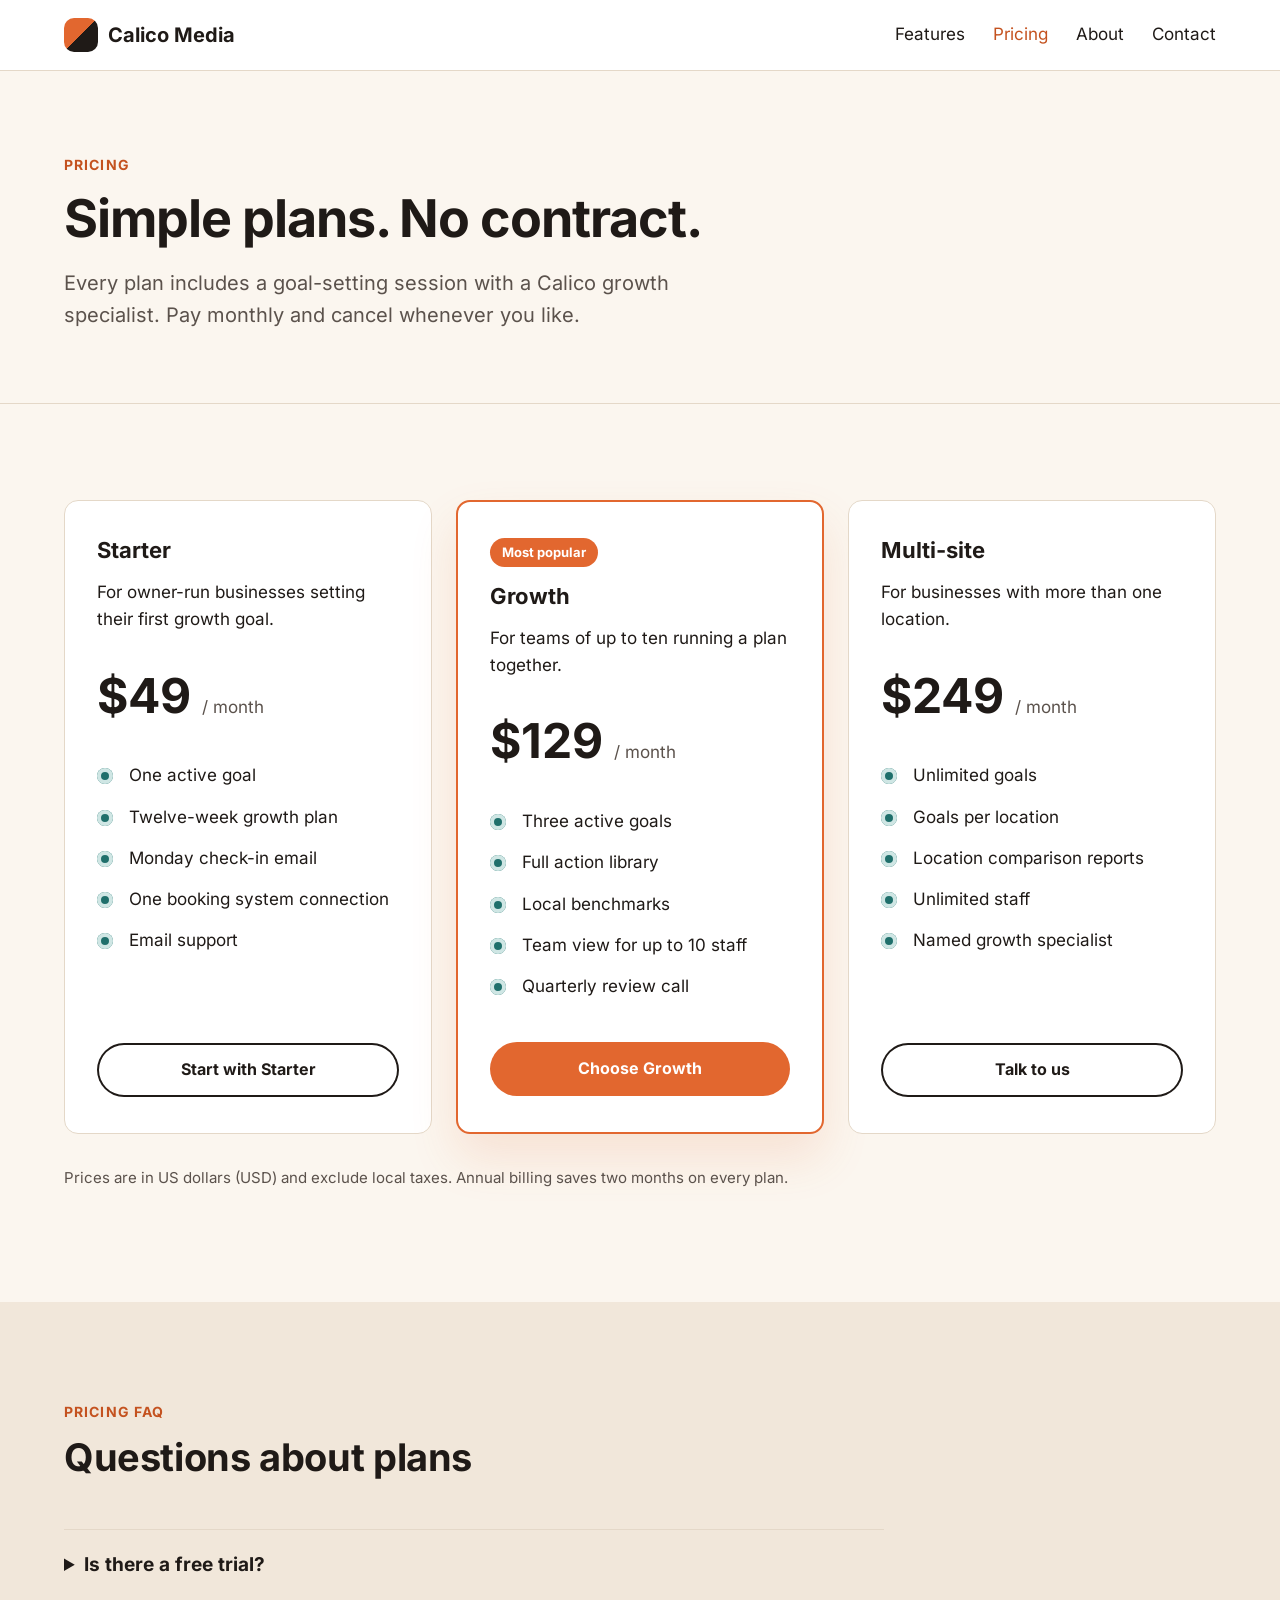
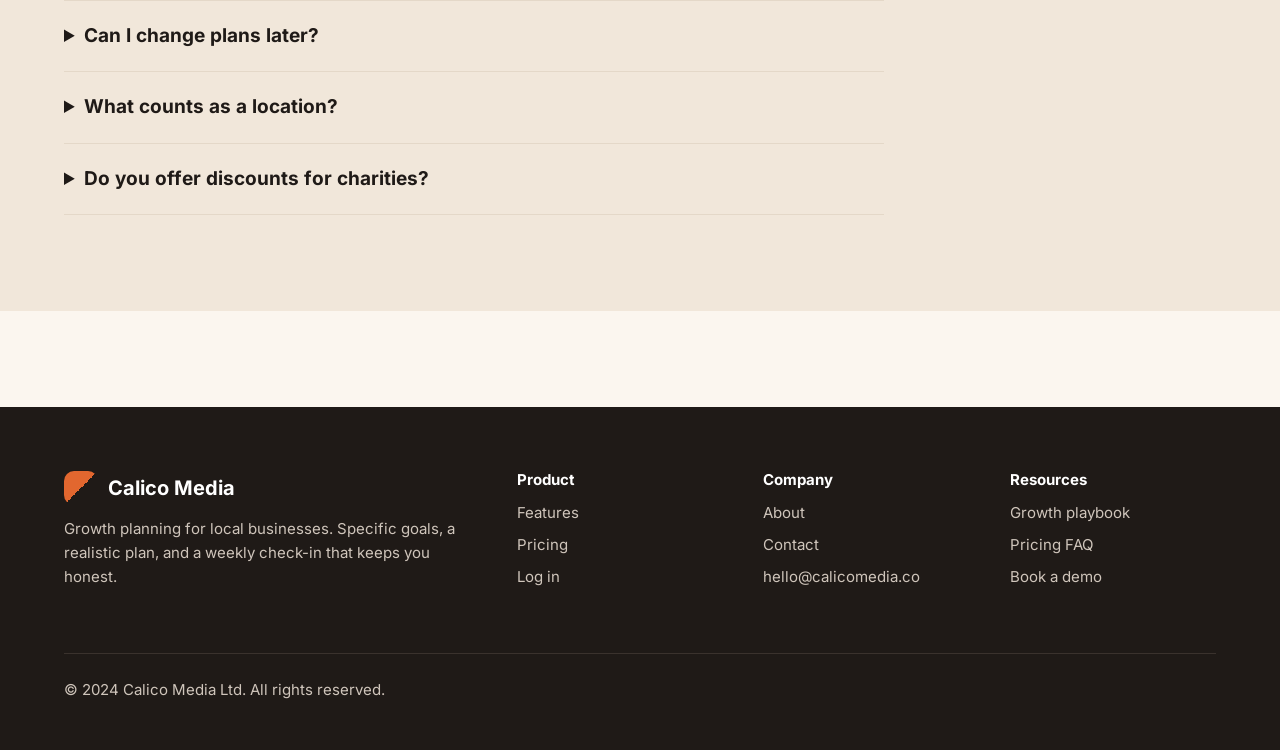
<file: public/pricing.html>
<!DOCTYPE html>
<html lang="en">
<head>
  <meta charset="utf-8">
  <meta name="viewport" content="width=device-width, initial-scale=1">
  <title>Pricing | Calico Media</title>
  <meta name="description" content="Simple monthly plans for local businesses. No contract, cancel any time.">
  <link rel="stylesheet" href="css/styles.css">
</head>
<body>
  <header class="site-header">
    <div class="container">
      <a class="logo" href="index.html"><span class="logo-mark"></span>Calico Media</a>
      <nav aria-label="Main">
        <ul class="nav-links">
          <li><a href="features.html">Features</a></li>
          <li><a href="pricing.html" aria-current="page">Pricing</a></li>
          <li><a href="about.html">About</a></li>
          <li><a href="contact.html">Contact</a></li>
        </ul>
      </nav>
    </div>
  </header>

  <main>
    <section class="page-header">
      <div class="container">
        <span class="eyebrow">Pricing</span>
        <h1>Simple plans. No contract.</h1>
        <p class="lead">Every plan includes a goal-setting session with a Calico growth specialist. Pay monthly and cancel whenever you like.</p>
      </div>
    </section>

    <section class="section">
      <div class="container">
        <div class="pricing-grid">
          <div class="pricing-card">
            <h3>Starter</h3>
            <p>For owner-run businesses setting their first growth goal.</p>
            <p class="price">$49 <small>/ month</small></p>
            <ul class="check-list">
              <li>One active goal</li>
              <li>Twelve-week growth plan</li>
              <li>Monday check-in email</li>
              <li>One booking system connection</li>
              <li>Email support</li>
            </ul>
            <a class="btn btn--ghost" href="contact.html">Start with Starter</a>
          </div>
          <div class="pricing-card pricing-card--featured">
            <span class="plan-badge">Most popular</span>
            <h3>Growth</h3>
            <p>For teams of up to ten running a plan together.</p>
            <p class="price">$129 <small>/ month</small></p>
            <ul class="check-list">
              <li>Three active goals</li>
              <li>Full action library</li>
              <li>Local benchmarks</li>
              <li>Team view for up to 10 staff</li>
              <li>Quarterly review call</li>
            </ul>
            <a class="btn" href="contact.html">Choose Growth</a>
          </div>
          <div class="pricing-card">
            <h3>Multi-site</h3>
            <p>For businesses with more than one location.</p>
            <p class="price">$249 <small>/ month</small></p>
            <ul class="check-list">
              <li>Unlimited goals</li>
              <li>Goals per location</li>
              <li>Location comparison reports</li>
              <li>Unlimited staff</li>
              <li>Named growth specialist</li>
            </ul>
            <a class="btn btn--ghost" href="contact.html">Talk to us</a>
          </div>
        </div>
        <p class="pricing-note">Prices are in US dollars (USD) and exclude local taxes. Annual billing saves two months on every plan.</p>
      </div>
    </section>

    <section class="section section--sand" id="faq">
      <div class="container">
        <div class="section-intro">
          <span class="eyebrow">Pricing FAQ</span>
          <h2>Questions about plans</h2>
        </div>
        <div class="faq">
          <details>
            <summary>Is there a free trial?</summary>
            <p>Instead of a trial we run a free 45-minute goal-setting session. You leave with a real goal and a draft plan, whether or not you sign up.</p>
          </details>
          <details>
            <summary>Can I change plans later?</summary>
            <p>Yes. Upgrade or downgrade from your account settings and we&rsquo;ll adjust your next invoice.</p>
          </details>
          <details>
            <summary>What counts as a location?</summary>
            <p>Any site with its own booking calendar or till. Mobile businesses with one calendar count as one location.</p>
          </details>
          <details>
            <summary>Do you offer discounts for charities?</summary>
            <p>Registered charities and community interest companies get 30% off any plan. Mention it when you book your demo.</p>
          </details>
        </div>
      </div>
    </section>
  </main>

  <footer class="site-footer">
    <div class="container">
      <div class="footer-grid">
        <div>
          <a class="logo" href="index.html"><span class="logo-mark"></span>Calico Media</a>
          <p>Growth planning for local businesses. Specific goals, a realistic plan, and a weekly check-in that keeps you honest.</p>
        </div>
        <div>
          <h4>Product</h4>
          <ul>
            <li><a href="features.html">Features</a></li>
            <li><a href="pricing.html">Pricing</a></li>
            <li><a href="https://app.calicomedia.co/login">Log in</a></li>
          </ul>
        </div>
        <div>
          <h4>Company</h4>
          <ul>
            <li><a href="about.html">About</a></li>
            <li><a href="contact.html">Contact</a></li>
            <li><a href="mailto:hello@calicomedia.co">hello@calicomedia.co</a></li>
          </ul>
        </div>
        <div>
          <h4>Resources</h4>
          <ul>
            <li><a href="index.html#playbook">Growth playbook</a></li>
            <li><a href="pricing.html#faq">Pricing FAQ</a></li>
            <li><a href="contact.html">Book a demo</a></li>
          </ul>
        </div>
      </div>
      <div class="footer-bottom">
        <p>&copy; 2024 Calico Media Ltd. All rights reserved.</p>
      </div>
    </div>
  </footer>
</body>
</html>
</file>
<file: public/css/styles.css>
/* Calico Media marketing site */

/* Self-hosted fonts */

@font-face {
  font-family: 'Inter';
  src: url('../fonts/inter-v20-latin-regular.woff2') format('woff2');
  font-weight: 400;
  font-style: normal;
  font-display: swap;
}

@font-face {
  font-family: 'Inter';
  src: url('../fonts/inter-v20-latin-700.woff2') format('woff2');
  font-weight: 700;
  font-style: normal;
  font-display: swap;
}

:root {
  --ink: #1f1a17;
  --ink-soft: #5b524c;
  --cream: #fbf6ef;
  --sand: #f1e7da;
  --white: #ffffff;
  --orange: #e2672f;
  --orange-dark: #c4521f;
  --teal: #1f6f6b;
  --line: #e4d8c8;
  --radius: 14px;
}

*,
*::before,
*::after {
  box-sizing: border-box;
}

body {
  margin: 0;
  font-family: 'Inter', -apple-system, BlinkMacSystemFont, 'Segoe UI', sans-serif;
  font-weight: 400;
  font-size: 17px;
  line-height: 1.6;
  color: var(--ink);
  background: var(--cream);
}

h1,
h2,
h3,
h4 {
  font-weight: 700;
  line-height: 1.2;
  margin: 0 0 16px;
}

h1 {
  font-size: 52px;
  letter-spacing: -0.02em;
}

h2 {
  font-size: 38px;
  letter-spacing: -0.01em;
}

h3 {
  font-size: 22px;
}

p {
  margin: 0 0 16px;
}

a {
  color: var(--teal);
}

img {
  max-width: 100%;
}

.container {
  max-width: 1200px;
  margin: 0 auto;
  padding: 0 24px;
}

.section {
  padding: 96px 0;
}

.section--sand {
  background: var(--sand);
}

.eyebrow {
  display: inline-block;
  font-size: 14px;
  font-weight: 700;
  letter-spacing: 0.08em;
  text-transform: uppercase;
  color: var(--orange-dark);
  margin-bottom: 12px;
}

.lead {
  font-size: 20px;
  color: var(--ink-soft);
  max-width: 640px;
}

.section-intro {
  max-width: 680px;
  margin-bottom: 48px;
}

.btn {
  display: inline-block;
  padding: 14px 26px;
  border-radius: 999px;
  background: var(--orange);
  color: var(--white);
  font-weight: 700;
  text-decoration: none;
  border: 0;
  font-size: 16px;
  font-family: inherit;
  cursor: pointer;
}

.btn:hover {
  background: var(--orange-dark);
}

.btn--ghost {
  background: transparent;
  color: inherit;
  box-shadow: inset 0 0 0 2px currentColor;
}

.btn--ghost:hover {
  background: rgba(255, 255, 255, 0.1);
}

/* Header */

.site-header {
  background: var(--white);
  border-bottom: 1px solid var(--line);
}

.site-header .container {
  display: flex;
  flex-wrap: wrap;
  align-items: center;
  justify-content: space-between;
  gap: 12px 32px;
  padding-top: 18px;
  padding-bottom: 18px;
}

.logo {
  display: flex;
  align-items: center;
  gap: 10px;
  flex-shrink: 0;
  font-size: 20px;
  font-weight: 700;
  color: var(--ink);
  text-decoration: none;
}

.logo-mark {
  width: 34px;
  height: 34px;
  border-radius: 10px;
  background: linear-gradient(135deg, var(--orange) 0%, var(--orange) 50%, var(--ink) 50%, var(--ink) 100%);
}

.nav-links {
  display: flex;
  flex-wrap: wrap;
  align-items: center;
  gap: 8px 28px;
  list-style: none;
  margin: 0;
  padding: 0;
}

.nav-links a {
  color: var(--ink);
  text-decoration: none;
}

.nav-links a:hover,
.nav-links a[aria-current='page'] {
  color: var(--orange-dark);
}

.site-header--home {
  background: var(--ink);
  border-bottom: 0;
}

.site-header--home .logo,
.site-header--home .nav-links a {
  color: var(--white);
}

.site-header--home .logo-mark {
  background: linear-gradient(135deg, var(--orange) 0%, var(--orange) 50%, var(--white) 50%, var(--white) 100%);
}

.site-header--home .container {
  flex-wrap: nowrap;
}

.site-header--home nav {
  min-width: 0;
}

.site-header--home .nav-links {
  flex-wrap: nowrap;
  gap: 0;
}

.site-header--home .nav-links li {
  min-width: 0;
}

.site-header--home .nav-links a {
  display: block;
  padding: 0 14px;
  white-space: nowrap;
}

.site-header--home .nav-links li:last-child {
  flex-shrink: 0;
}

.site-header--home .nav-links .btn {
  margin-left: 12px;
  padding: 10px 20px;
}

/* Home hero */

.hero {
  background: var(--ink);
  color: var(--white);
  padding: 56px 0 88px;
}

.hero-inner {
  display: flex;
  align-items: center;
  gap: 56px;
}

.hero-text {
  flex: 1;
}

.hero-text .lead {
  color: #d9cfc5;
}

.hero-actions {
  display: flex;
  flex-wrap: wrap;
  gap: 12px;
  margin-top: 32px;
}

.hero-media {
  width: 600px;
  max-width: 100%;
  flex-shrink: 1;
  min-width: 0;
}

.hero-image {
  width: 100%;
  aspect-ratio: 4 / 3;
  object-fit: cover;
  border-radius: var(--radius);
  display: block;
}

/* Trust strip */

.trust {
  padding: 40px 0;
  border-bottom: 1px solid var(--line);
  text-align: center;
}

.trust p {
  color: var(--ink-soft);
  font-size: 15px;
}

.trust-list {
  display: flex;
  flex-wrap: wrap;
  justify-content: center;
  gap: 12px 40px;
  list-style: none;
  margin: 0;
  padding: 0;
  font-weight: 700;
  font-size: 18px;
  color: #8a7d72;
}

/* Steps */

.steps {
  display: grid;
  grid-template-columns: repeat(auto-fit, minmax(240px, 1fr));
  gap: 24px;
}

.step {
  background: var(--white);
  border: 1px solid var(--line);
  border-radius: var(--radius);
  padding: 32px;
}

.step-number {
  display: inline-flex;
  align-items: center;
  justify-content: center;
  width: 40px;
  height: 40px;
  border-radius: 50%;
  background: var(--sand);
  color: var(--orange-dark);
  font-weight: 700;
  margin-bottom: 16px;
}

/* Check list */

.check-list {
  list-style: none;
  margin: 24px 0 0;
  padding: 0;
}

.check-list li {
  position: relative;
  padding-left: 32px;
  margin-bottom: 14px;
}

.check-list li::before {
  content: '';
  position: absolute;
  left: 0;
  top: 6px;
  width: 16px;
  height: 16px;
  border-radius: 50%;
  background: var(--teal);
  box-shadow: inset 0 0 0 4px #cfe6e4;
}

/* FAQ */

.faq {
  max-width: 820px;
}

.faq details {
  border-top: 1px solid var(--line);
  padding: 20px 0;
}

.faq details:last-child {
  border-bottom: 1px solid var(--line);
}

.faq summary {
  font-weight: 700;
  font-size: 19px;
  cursor: pointer;
}

.faq details p {
  margin-top: 12px;
  color: var(--ink-soft);
}

/* Feature rows */

.feature-row {
  display: grid;
  grid-template-columns: 1fr 1fr;
  gap: 64px;
  align-items: center;
  margin-bottom: 96px;
}

.feature-row:last-child {
  margin-bottom: 0;
}

.feature-row--reverse .feature-media {
  order: 2;
}

.feature-media img {
  display: block;
  width: 100%;
  aspect-ratio: 4 / 3;
  object-fit: cover;
  border-radius: var(--radius);
}

/* Playbook */

.playbook-grid {
  display: grid;
  grid-template-columns: repeat(auto-fit, minmax(300px, 1fr));
  gap: 28px;
}

/* Card grid */

.card-grid {
  display: grid;
  grid-template-columns: repeat(3, 1fr);
  gap: 28px;
}

.card {
  background: var(--white);
  border: 1px solid var(--line);
  border-radius: var(--radius);
  overflow: hidden;
}

.card img {
  display: block;
  width: 100%;
  aspect-ratio: 16 / 10;
  object-fit: cover;
}

.card-body {
  padding: 24px 28px 28px;
}

.card-body p {
  color: var(--ink-soft);
}

.card-tag {
  font-size: 13px;
  font-weight: 700;
  text-transform: uppercase;
  letter-spacing: 0.06em;
  color: var(--teal);
}

.icon-dot {
  width: 44px;
  height: 44px;
  border-radius: 12px;
  background: var(--sand);
  margin-bottom: 18px;
  position: relative;
}

.icon-dot::after {
  content: '';
  position: absolute;
  inset: 13px;
  border-radius: 50%;
  background: var(--orange);
}

/* CTA band */

.cta-band {
  background: var(--ink);
  color: var(--white);
  border-radius: 24px;
  overflow: hidden;
}

.cta-band img {
  display: block;
  width: 100%;
  aspect-ratio: 21 / 8;
  object-fit: cover;
}

.cta-body {
  padding: 48px;
  display: flex;
  flex-wrap: wrap;
  align-items: center;
  justify-content: space-between;
  gap: 24px;
}

.cta-body h2 {
  margin: 0;
  max-width: 620px;
}

/* Page header (inner pages) */

.page-header {
  padding: 80px 0 56px;
  border-bottom: 1px solid var(--line);
}

/* Pricing */

.pricing-grid {
  display: grid;
  grid-template-columns: repeat(auto-fit, minmax(260px, 1fr));
  gap: 24px;
  align-items: stretch;
}

.pricing-card {
  background: var(--white);
  border: 1px solid var(--line);
  border-radius: var(--radius);
  padding: 36px 32px;
  display: flex;
  flex-direction: column;
}

.pricing-card--featured {
  border: 2px solid var(--orange);
  box-shadow: 0 24px 48px rgba(226, 103, 47, 0.14);
}

.plan-badge {
  align-self: flex-start;
  font-size: 13px;
  font-weight: 700;
  background: var(--orange);
  color: var(--white);
  border-radius: 999px;
  padding: 4px 12px;
  margin-bottom: 16px;
}

.price {
  font-size: 48px;
  font-weight: 700;
  margin: 8px 0 4px;
}

.price small {
  font-size: 17px;
  font-weight: 400;
  color: var(--ink-soft);
}

.pricing-card .check-list {
  flex: 1;
  margin-bottom: 28px;
}

.pricing-card .btn {
  text-align: center;
}

.pricing-note {
  margin-top: 32px;
  color: var(--ink-soft);
  font-size: 15px;
}

/* About */

.stats {
  display: grid;
  grid-template-columns: repeat(auto-fit, minmax(160px, 1fr));
  gap: 16px;
}

.stat {
  background: var(--white);
  border: 1px solid var(--line);
  border-radius: var(--radius);
  padding: 28px 20px;
}

.stat-number {
  display: block;
  font-size: 48px;
  font-weight: 700;
  color: var(--orange-dark);
}

.stat-label {
  display: block;
  font-size: 15px;
  color: var(--ink-soft);
}

.prose {
  max-width: 720px;
}

.team-grid {
  display: grid;
  grid-template-columns: repeat(auto-fit, minmax(220px, 1fr));
  gap: 24px;
}

.person {
  background: var(--white);
  border: 1px solid var(--line);
  border-radius: var(--radius);
  padding: 28px;
}

.avatar {
  width: 56px;
  height: 56px;
  border-radius: 50%;
  background: var(--sand);
  color: var(--orange-dark);
  display: flex;
  align-items: center;
  justify-content: center;
  font-weight: 700;
  margin-bottom: 16px;
}

.person p {
  color: var(--ink-soft);
  font-size: 15px;
  margin: 0;
}

/* Contact */

.honeypot {
  display: none;
}

.contact-layout {
  display: grid;
  grid-template-columns: 3fr 2fr;
  gap: 64px;
}

.contact-form label {
  display: block;
  font-weight: 700;
  margin-bottom: 6px;
}

.contact-form input,
.contact-form textarea {
  display: block;
  width: 100%;
  font: inherit;
  padding: 12px 14px;
  border: 1px solid var(--line);
  border-radius: 10px;
  background: var(--white);
  margin-bottom: 20px;
}

.contact-form textarea {
  min-height: 160px;
  resize: vertical;
}

.form-status {
  margin-top: 16px;
  font-weight: 700;
}

.form-status--success {
  color: var(--teal);
}

.form-status--error {
  color: #b3261e;
}

.contact-aside {
  background: var(--white);
  border: 1px solid var(--line);
  border-radius: var(--radius);
  padding: 32px;
  align-self: start;
}

.contact-aside h3 {
  font-size: 18px;
  margin-top: 24px;
  margin-bottom: 6px;
}

.contact-aside h3:first-child {
  margin-top: 0;
}

.contact-aside p {
  color: var(--ink-soft);
  margin: 0;
}

/* Footer */

.site-footer {
  background: var(--ink);
  color: #cfc5bb;
  padding: 64px 0 32px;
  margin-top: 96px;
  font-size: 15px;
}

.footer-grid {
  display: grid;
  grid-template-columns: 2fr 1fr 1fr 1fr;
  gap: 40px;
}

.site-footer h4 {
  color: var(--white);
  font-size: 15px;
  margin-bottom: 12px;
}

.site-footer ul {
  list-style: none;
  margin: 0;
  padding: 0;
}

.site-footer li {
  margin-bottom: 8px;
}

.site-footer a {
  color: #cfc5bb;
  text-decoration: none;
}

.site-footer a:hover {
  color: var(--white);
}

.site-footer .logo {
  color: var(--white);
  margin-bottom: 12px;
}

.footer-bottom {
  border-top: 1px solid #3a322d;
  margin-top: 48px;
  padding-top: 24px;
}

@media (max-width: 768px) {
  /* Stack hero content */
.hero-inner {
  flex-direction: column-reverse;
  gap: 32px;
}

.hero-text,
.hero-media {
  width: 100%;
  min-width: 0;
}

/* Fix navigation */
.site-header--home .container {
  flex-wrap: wrap;
  justify-content: center;
}

.site-header--home nav {
  width: 100%;
}

.site-header--home .nav-links {
  flex-wrap: wrap;
  justify-content: center;
  gap: 12px;
}

.site-header--home .nav-links a {
  padding: 8px;
}

/* Feature cards */
  
  h1 {
    font-size: 40px;
  }

  h2 {
    font-size: 30px;
  }

  .section {
    padding: 64px 0;
  }

  .feature-row {
    grid-template-columns: 1fr;
    gap: 32px;
    margin-bottom: 64px;
  }

  .feature-row--reverse .feature-media {
    order: 0;
  }

  .card-grid {
    grid-template-columns: repeat(2, 1fr);
  }

  .contact-layout {
    grid-template-columns: 1fr;
    gap: 40px;
  }

  .footer-grid {
    grid-template-columns: 1fr 1fr;
  }
}
@media (max-width: 480px) {

/* Keep hero image within screen */
.hero-media {
  width: 100%;
}

.hero-image {
  width: 100%;
  height: auto;
}

/* Adjust navigation for phones */
.site-header--home .nav-links {
  gap: 8px;
}

.site-header--home .nav-links a {
  padding: 6px;
  font-size: 14px;
}

/* Reduce container padding */
.container {
  padding-left: 16px;
  padding-right: 16px;
}
  
  h1 {
    font-size: 34px;
  }

  .card-grid {
    grid-template-columns: 1fr;
  }

  .cta-body {
    padding: 32px 24px;
  }

  .footer-grid {
    grid-template-columns: 1fr;
  }
}
</file>
